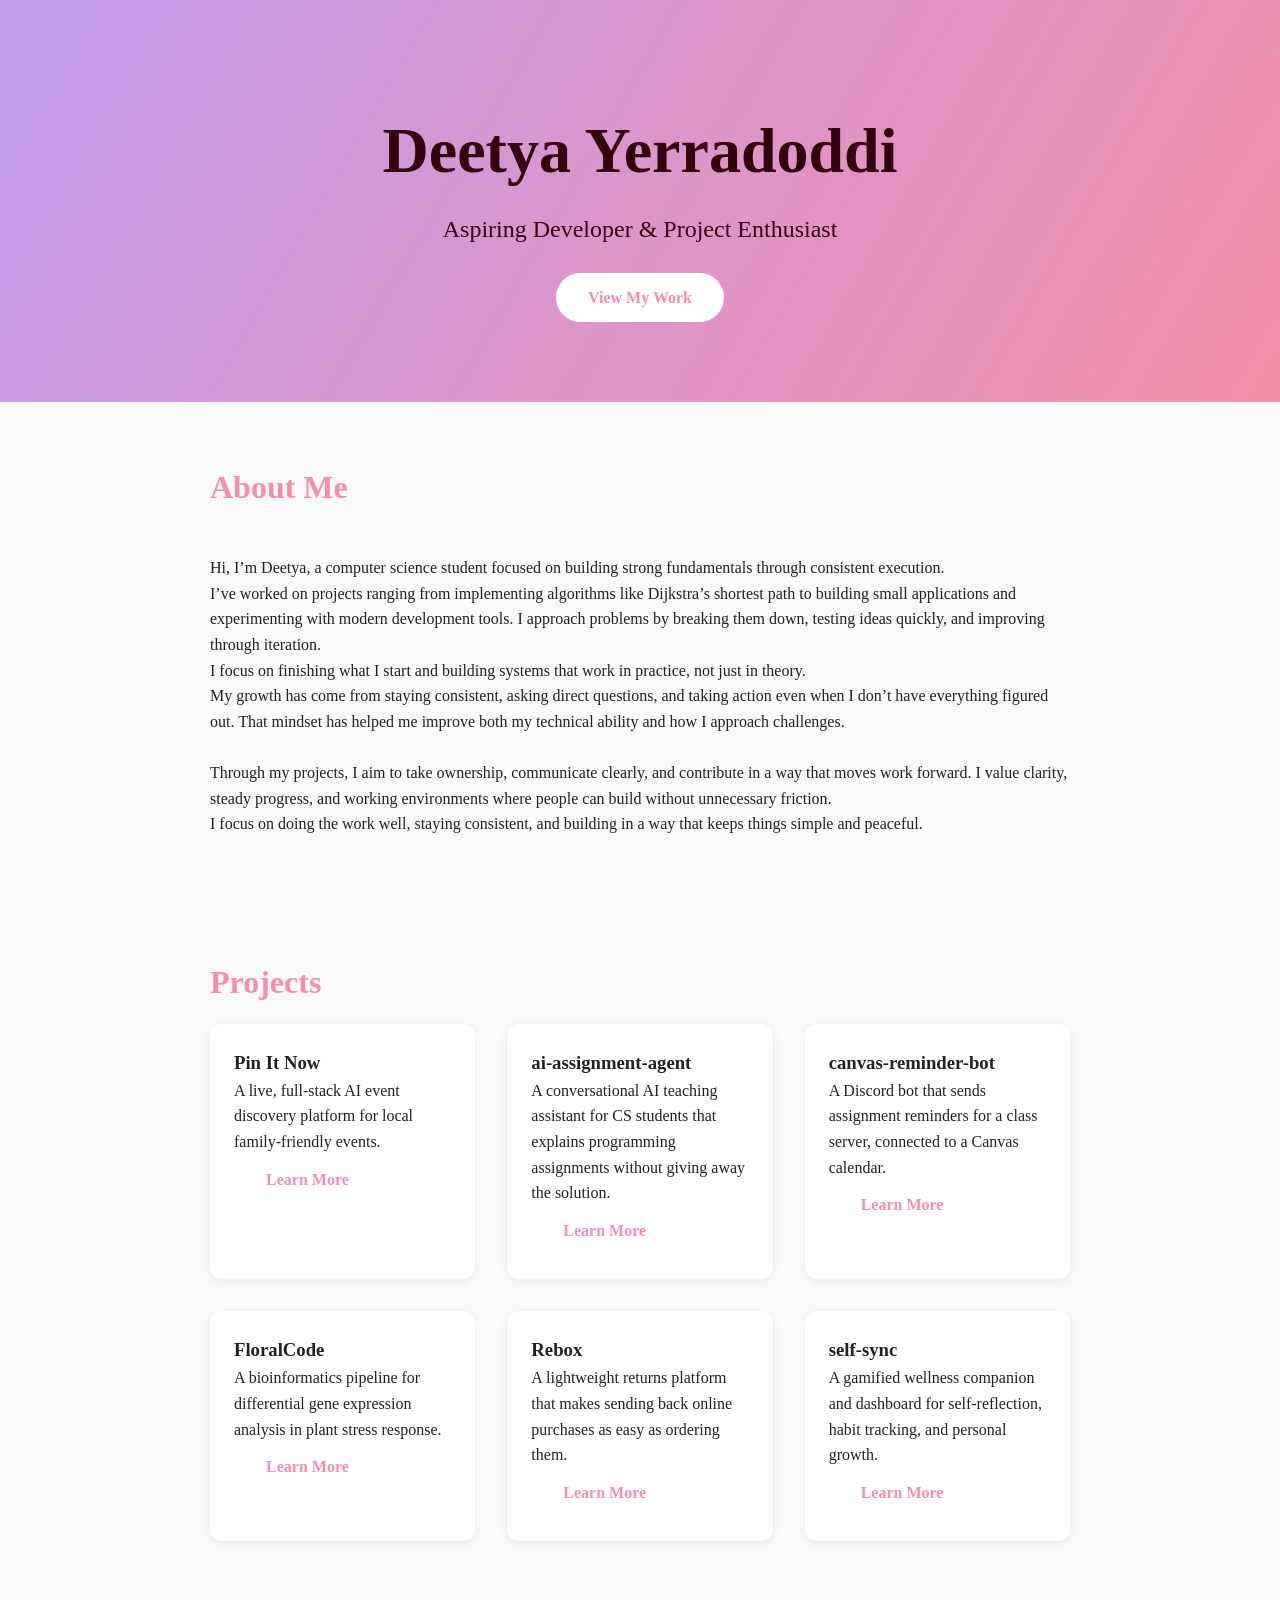
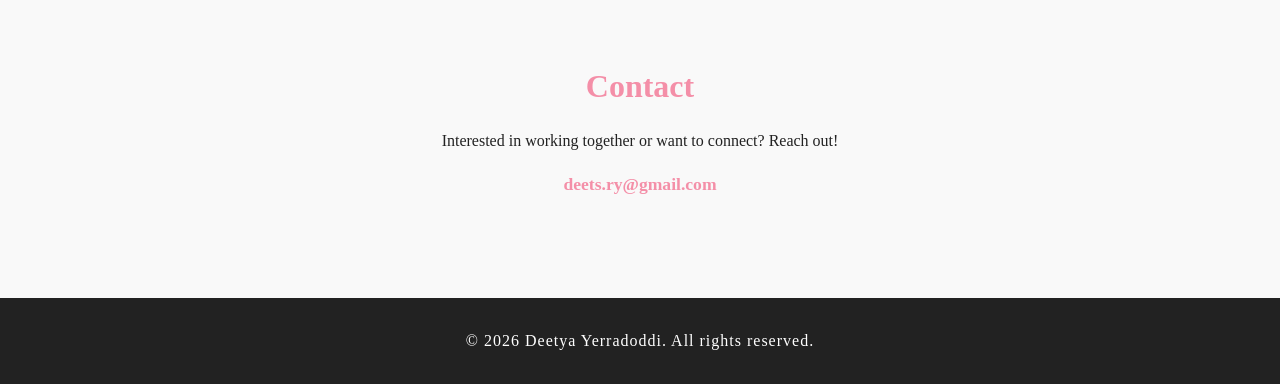
<file: index.html>
<!DOCTYPE html>
<html lang="en">
<head>
    <meta charset="UTF-8">
    <meta name="viewport" content="width=device-width, initial-scale=1.0">
    <title>Deetya Yerradoddi | Portfolio</title>
    <link rel="stylesheet" href="style.css">
</head>
<body>
    <header class="hero">
        <h1>Deetya Yerradoddi</h1>
        <p class="tagline">Aspiring Developer & Project Enthusiast</p>
        <a href="#projects" class="cta">View My Work</a>
    </header>
    <section class="about" id="about">
        <h2>About Me</h2>
        <p style="white-space: pre-line;">
            Hi, I’m Deetya, a computer science student focused on building strong fundamentals through consistent execution. 
            I’ve worked on projects ranging from implementing algorithms like Dijkstra’s shortest path to building small applications and experimenting with modern development tools. I approach problems by breaking them down, testing ideas quickly, and improving through iteration.
            I focus on finishing what I start and building systems that work in practice, not just in theory.
            My growth has come from staying consistent, asking direct questions, and taking action even when I don’t have everything figured out. That mindset has helped me improve both my technical ability and how I approach challenges.
        </p>

        <p style="white-space: pre-line;">
            Through my projects, I aim to take ownership, communicate clearly, and contribute in a way that moves work forward. I value clarity, steady progress, and working environments where people can build without unnecessary friction.
            I focus on doing the work well, staying consistent, and building in a way that keeps things simple and peaceful.
        </p>
    </section>
    <section class="projects" id="projects">
        <h2>Projects</h2>
        <div class="project-list">
            <div class="project">
                <h3>Pin It Now</h3>
                <p>A live, full-stack AI event discovery platform for local family-friendly events.</p>
                <a href="pin-it-now.html" class="cta">Learn More</a>
            </div>
            <div class="project">
                <h3>ai-assignment-agent</h3>
                <p>A conversational AI teaching assistant for CS students that explains programming assignments without giving away the solution.</p>
                <a href="ai-assignment-agent.html" class="cta">Learn More</a>
            </div>
            <div class="project">
                <h3>canvas-reminder-bot</h3>
                <p>A Discord bot that sends assignment reminders for a class server, connected to a Canvas calendar.</p>
                <a href="canvas-reminder-bot.html" class="cta">Learn More</a>
            </div>
            <div class="project">
                <h3>FloralCode</h3>
                <p>A bioinformatics pipeline for differential gene expression analysis in plant stress response.</p>
                <a href="FloralCode.html" class="cta">Learn More</a>
            </div>
            <div class="project">
                <h3>Rebox</h3>
                <p>A lightweight returns platform that makes sending back online purchases as easy as ordering them.</p>
                <a href="rebox.html" class="cta">Learn More</a>
            </div>
            <div class="project">
                <h3>self-sync</h3>
                <p>A gamified wellness companion and dashboard for self-reflection, habit tracking, and personal growth.</p>
                <a href="self-sync.html" class="cta">Learn More</a>
            </div>
        </div>
    </section>
    <section class="contact" id="contact">
        <h2>Contact</h2>
        <p>Interested in working together or want to connect? Reach out!</p>
        <a href="mailto:deets.ry@gmail.com" class="email-link">deets.ry@gmail.com</a>
    </section>
    <footer>
        <p>&copy; 2026 Deetya Yerradoddi. All rights reserved.</p>
    </footer>
</body>
</html>
</file>
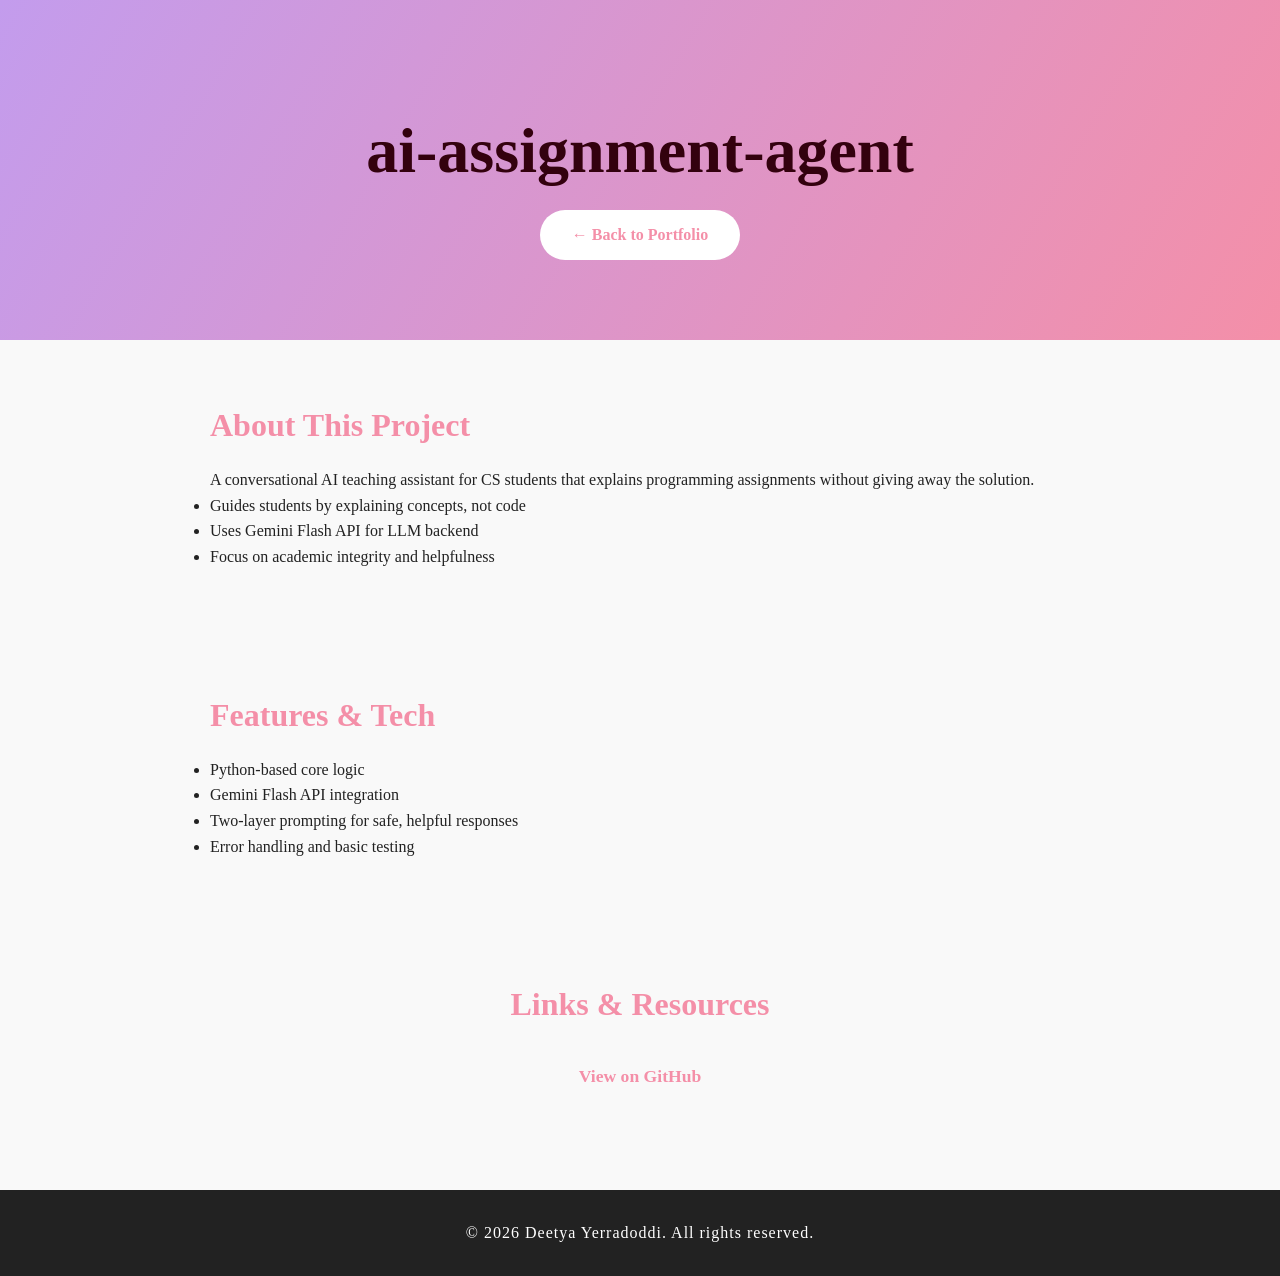
<file: ai-assignment-agent.html>
<!DOCTYPE html>
<html lang="en">
<head>
  <meta charset="UTF-8">
  <meta name="viewport" content="width=device-width, initial-scale=1.0">
  <title>ai-assignment-agent | Portfolio</title>
  <link rel="stylesheet" href="style.css">
</head>
<body>
  <header class="hero">
    <h1>ai-assignment-agent</h1>
    <a href="index.html" class="cta">&#8592; Back to Portfolio</a>
  </header>
  <section class="about" id="about">
    <h2>About This Project</h2>
    <p>A conversational AI teaching assistant for CS students that explains programming assignments without giving away the solution.</p>
    <ul>
      <li>Guides students by explaining concepts, not code</li>
      <li>Uses Gemini Flash API for LLM backend</li>
      <li>Focus on academic integrity and helpfulness</li>
    </ul>
  </section>
  <section class="projects" id="details">
    <h2>Features & Tech</h2>
    <ul>
      <li>Python-based core logic</li>
      <li>Gemini Flash API integration</li>
      <li>Two-layer prompting for safe, helpful responses</li>
      <li>Error handling and basic testing</li>
    </ul>
  </section>
  <section class="contact" id="contact">
    <h2>Links & Resources</h2>
    <a href="https://github.com/d33t-ya/ai-assignment-agent" class="email-link">View on GitHub</a>
  </section>
  <footer>
    <p>&copy; 2026 Deetya Yerradoddi. All rights reserved.</p>
  </footer>
</body>
</html>
</file>
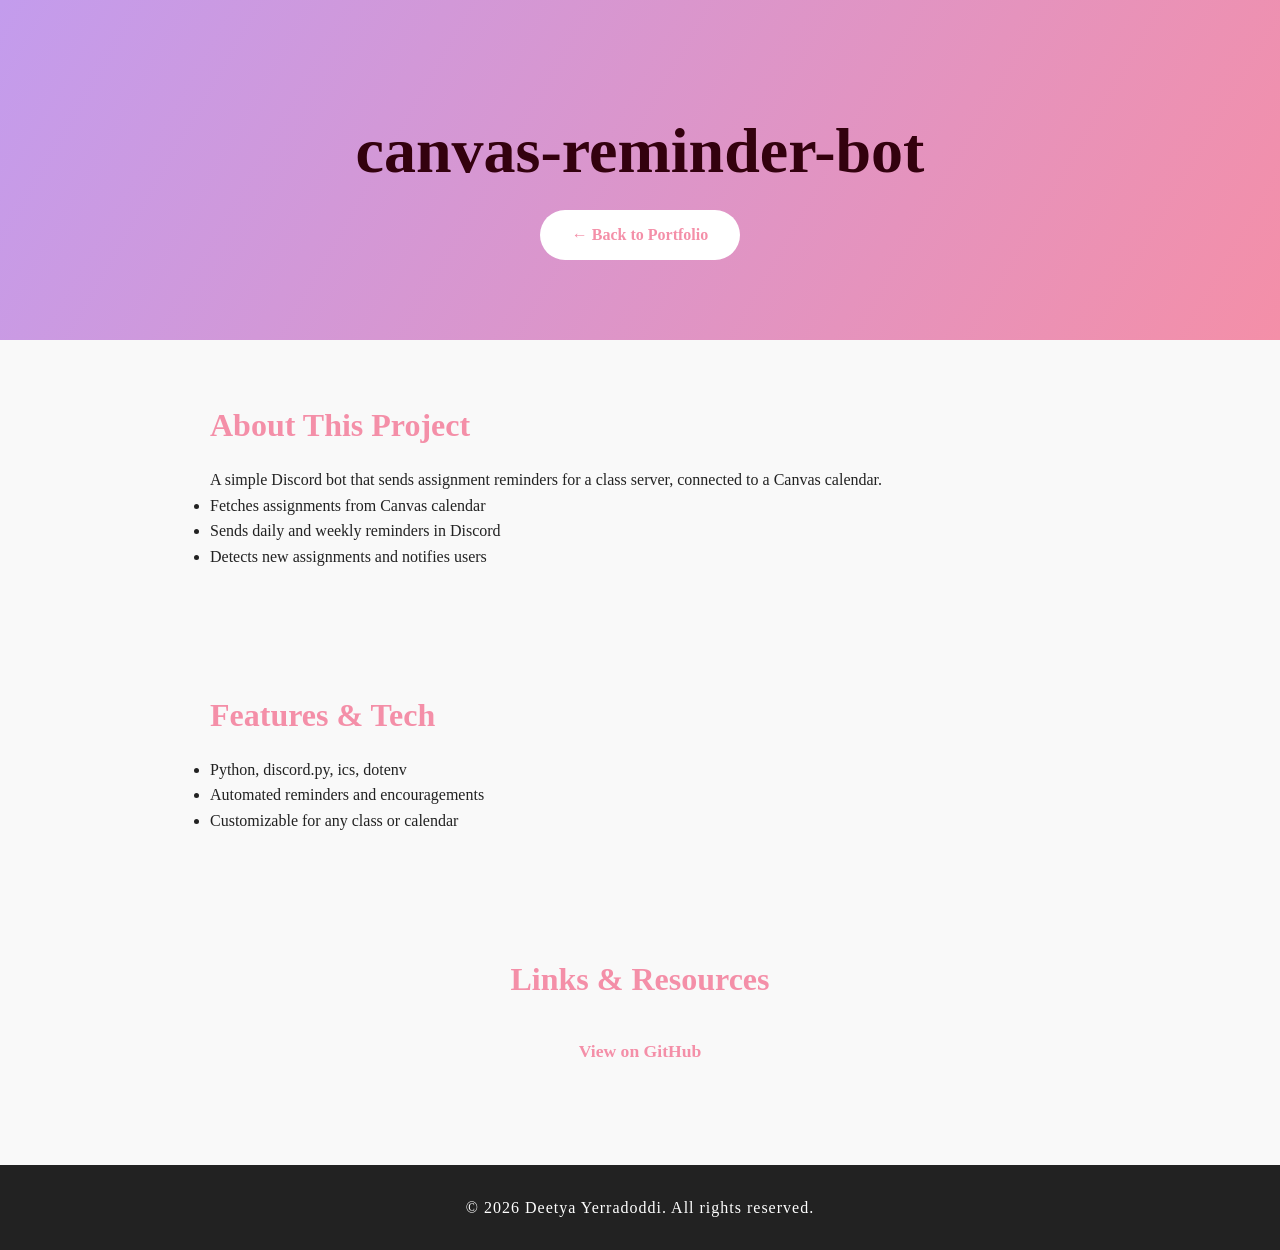
<file: canvas-reminder-bot.html>
<!DOCTYPE html>
<html lang="en">
<head>
  <meta charset="UTF-8">
  <meta name="viewport" content="width=device-width, initial-scale=1.0">
  <title>canvas-reminder-bot | Portfolio</title>
  <link rel="stylesheet" href="style.css">
</head>
<body>
  <header class="hero">
    <h1>canvas-reminder-bot</h1>
    <a href="index.html" class="cta">&#8592; Back to Portfolio</a>
  </header>
  <section class="about" id="about">
    <h2>About This Project</h2>
    <p>A simple Discord bot that sends assignment reminders for a class server, connected to a Canvas calendar.</p>
    <ul>
      <li>Fetches assignments from Canvas calendar</li>
      <li>Sends daily and weekly reminders in Discord</li>
      <li>Detects new assignments and notifies users</li>
    </ul>
  </section>
  <section class="projects" id="details">
    <h2>Features & Tech</h2>
    <ul>
      <li>Python, discord.py, ics, dotenv</li>
      <li>Automated reminders and encouragements</li>
      <li>Customizable for any class or calendar</li>
    </ul>
  </section>
  <section class="contact" id="contact">
    <h2>Links & Resources</h2>
    <a href="https://github.com/d33t-ya/canvas-reminder-bot" class="email-link">View on GitHub</a>
  </section>
  <footer>
    <p>&copy; 2026 Deetya Yerradoddi. All rights reserved.</p>
  </footer>
</body>
</html>
</file>
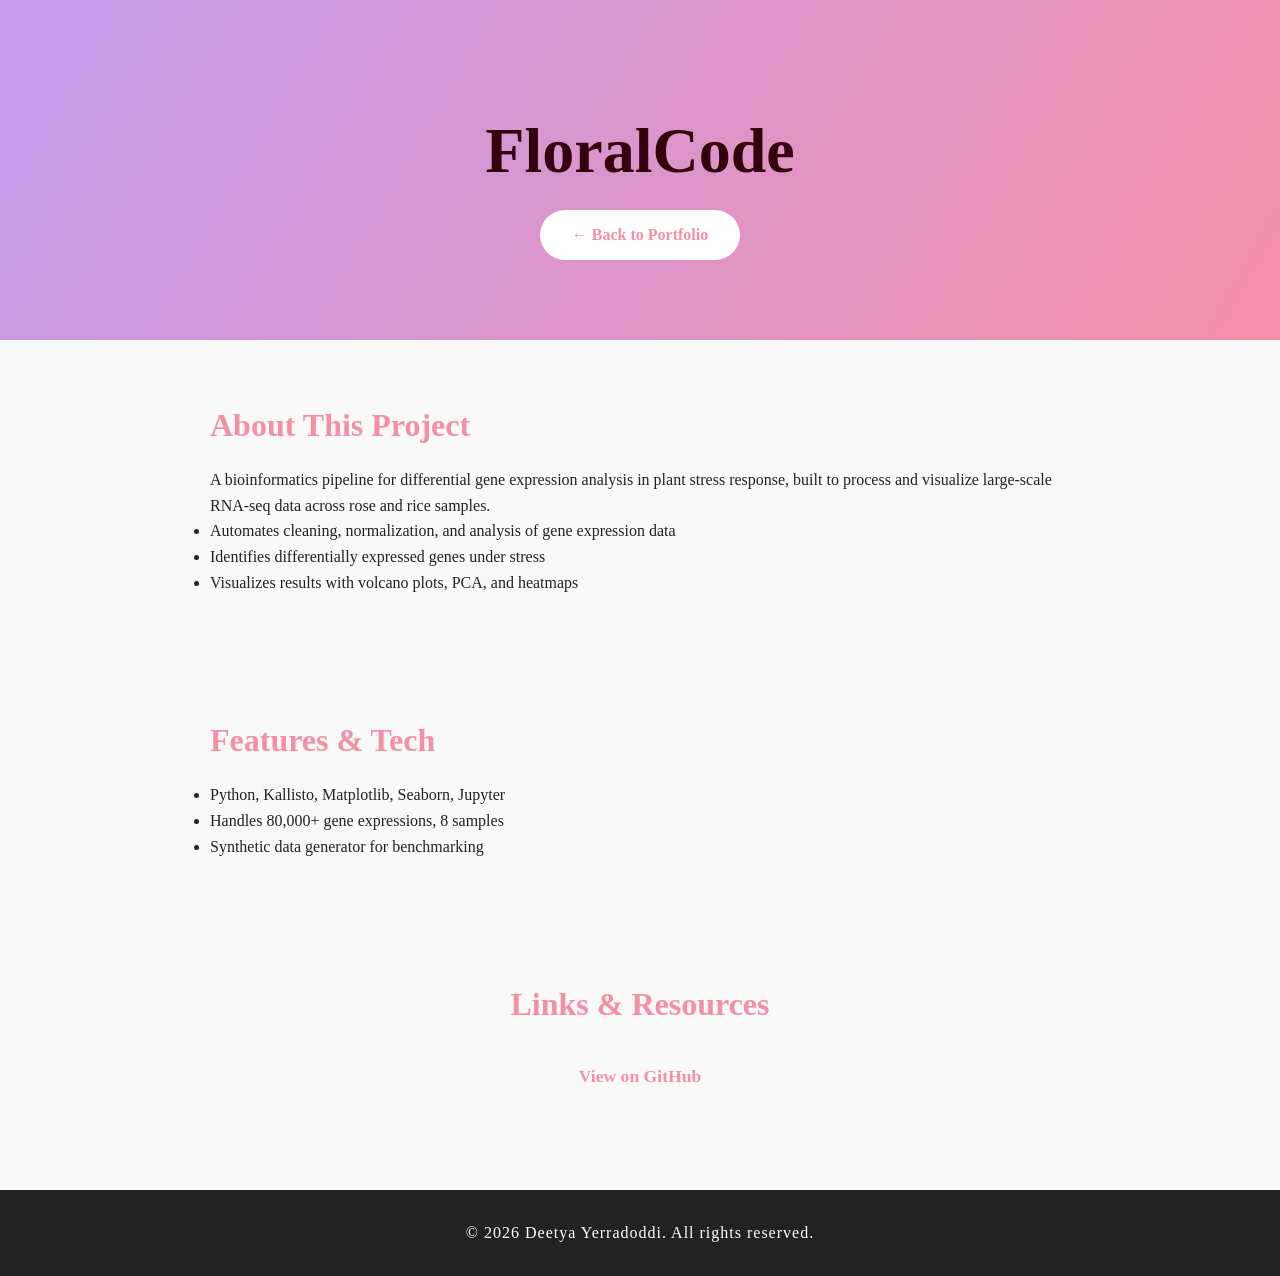
<file: FloralCode.html>
<!DOCTYPE html>
<html lang="en">
<head>
  <meta charset="UTF-8">
  <meta name="viewport" content="width=device-width, initial-scale=1.0">
  <title>FloralCode | Portfolio</title>
  <link rel="stylesheet" href="style.css">
</head>
<body>
  <header class="hero">
    <h1>FloralCode</h1>
    <a href="index.html" class="cta">&#8592; Back to Portfolio</a>
  </header>
  <section class="about" id="about">
    <h2>About This Project</h2>
    <p>A bioinformatics pipeline for differential gene expression analysis in plant stress response, built to process and visualize large-scale RNA-seq data across rose and rice samples.</p>
    <ul>
      <li>Automates cleaning, normalization, and analysis of gene expression data</li>
      <li>Identifies differentially expressed genes under stress</li>
      <li>Visualizes results with volcano plots, PCA, and heatmaps</li>
    </ul>
  </section>
  <section class="projects" id="details">
    <h2>Features & Tech</h2>
    <ul>
      <li>Python, Kallisto, Matplotlib, Seaborn, Jupyter</li>
      <li>Handles 80,000+ gene expressions, 8 samples</li>
      <li>Synthetic data generator for benchmarking</li>
    </ul>
  </section>
  <section class="contact" id="contact">
    <h2>Links & Resources</h2>
    <a href="https://github.com/d33t-ya/FloralCode" class="email-link">View on GitHub</a>
  </section>
  <footer>
    <p>&copy; 2026 Deetya Yerradoddi. All rights reserved.</p>
  </footer>
</body>
</html>
</file>
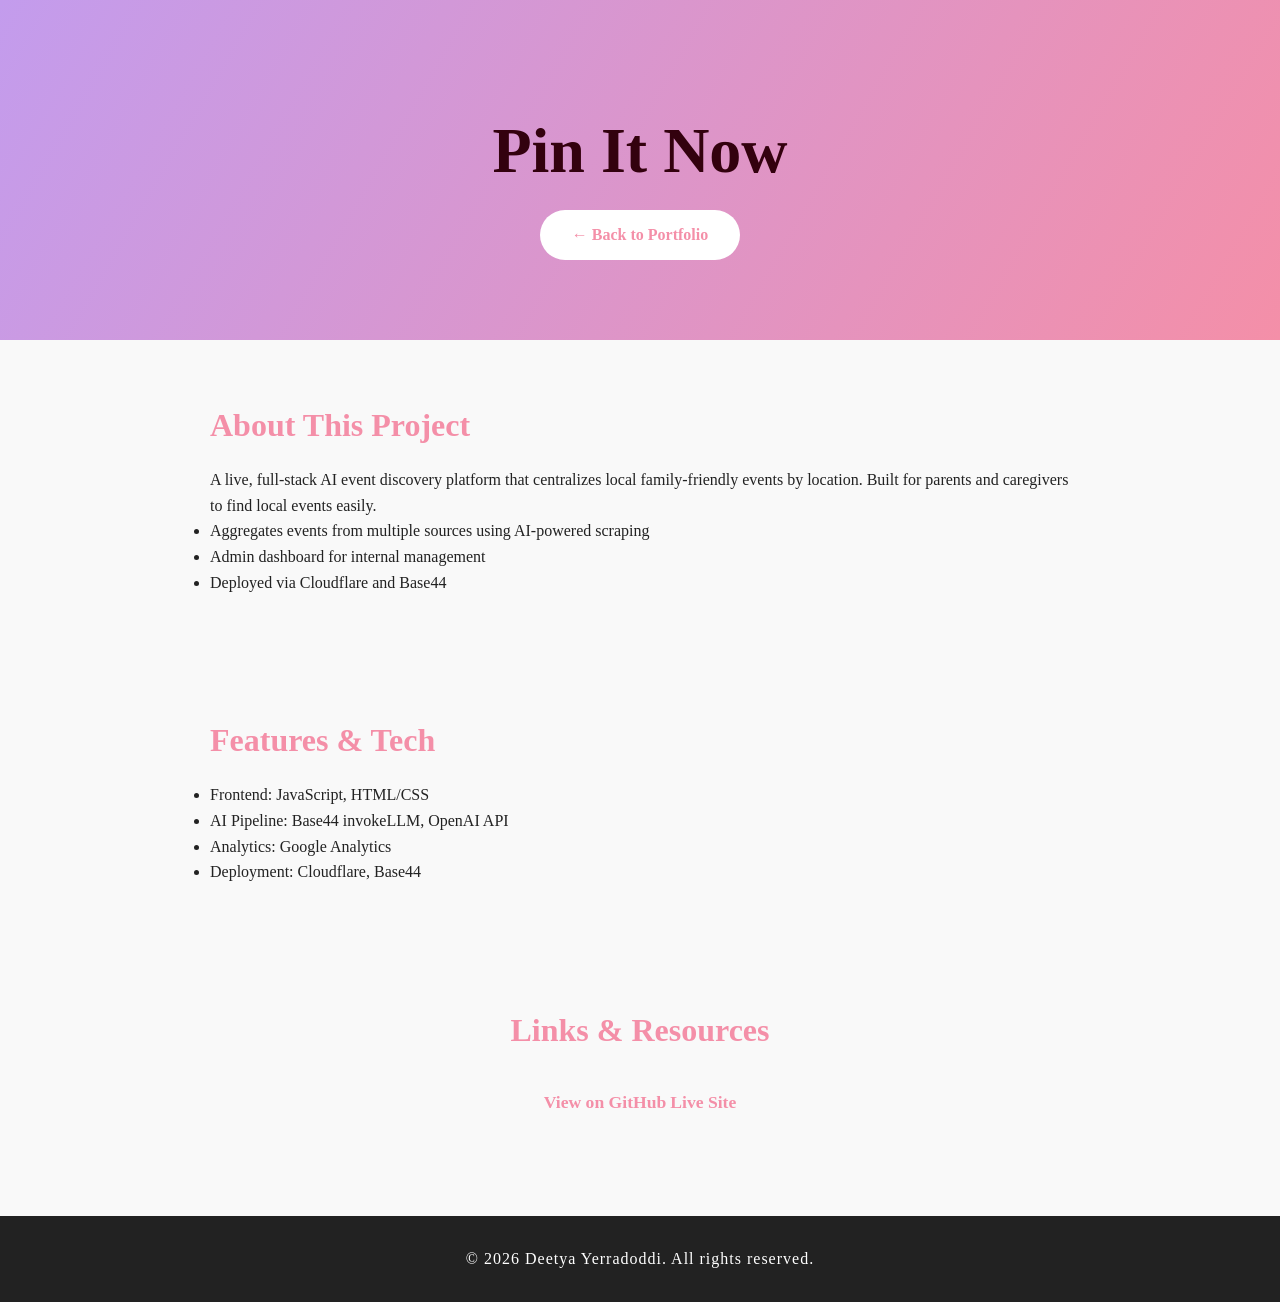
<file: pin-it-now.html>
<!DOCTYPE html>
<html lang="en">
<head>
  <meta charset="UTF-8">
  <meta name="viewport" content="width=device-width, initial-scale=1.0">
  <title>pin-it-now | Portfolio</title>
  <link rel="stylesheet" href="style.css">
</head>
<body>
  <header class="hero">
    <h1>Pin It Now</h1>
    <a href="index.html" class="cta">&#8592; Back to Portfolio</a>
  </header>
  <section class="about" id="about">
    <h2>About This Project</h2>
    <p>A live, full-stack AI event discovery platform that centralizes local family-friendly events by location. Built for parents and caregivers to find local events easily.</p>
    <ul>
      <li>Aggregates events from multiple sources using AI-powered scraping</li>
      <li>Admin dashboard for internal management</li>
      <li>Deployed via Cloudflare and Base44</li>
    </ul>
  </section>
  <section class="projects" id="details">
    <h2>Features & Tech</h2>
    <ul>
      <li>Frontend: JavaScript, HTML/CSS</li>
      <li>AI Pipeline: Base44 invokeLLM, OpenAI API</li>
      <li>Analytics: Google Analytics</li>
      <li>Deployment: Cloudflare, Base44</li>
    </ul>
  </section>
  <section class="contact" id="contact">
    <h2>Links & Resources</h2>
    <a href="https://github.com/d33t-ya/pin-it-now" class="email-link">View on GitHub</a>
    <a href="http://gopinitnow.com" class="email-link">Live Site</a>
  </section>
  <footer>
    <p>&copy; 2026 Deetya Yerradoddi. All rights reserved.</p>
  </footer>
</body>
</html>
</file>
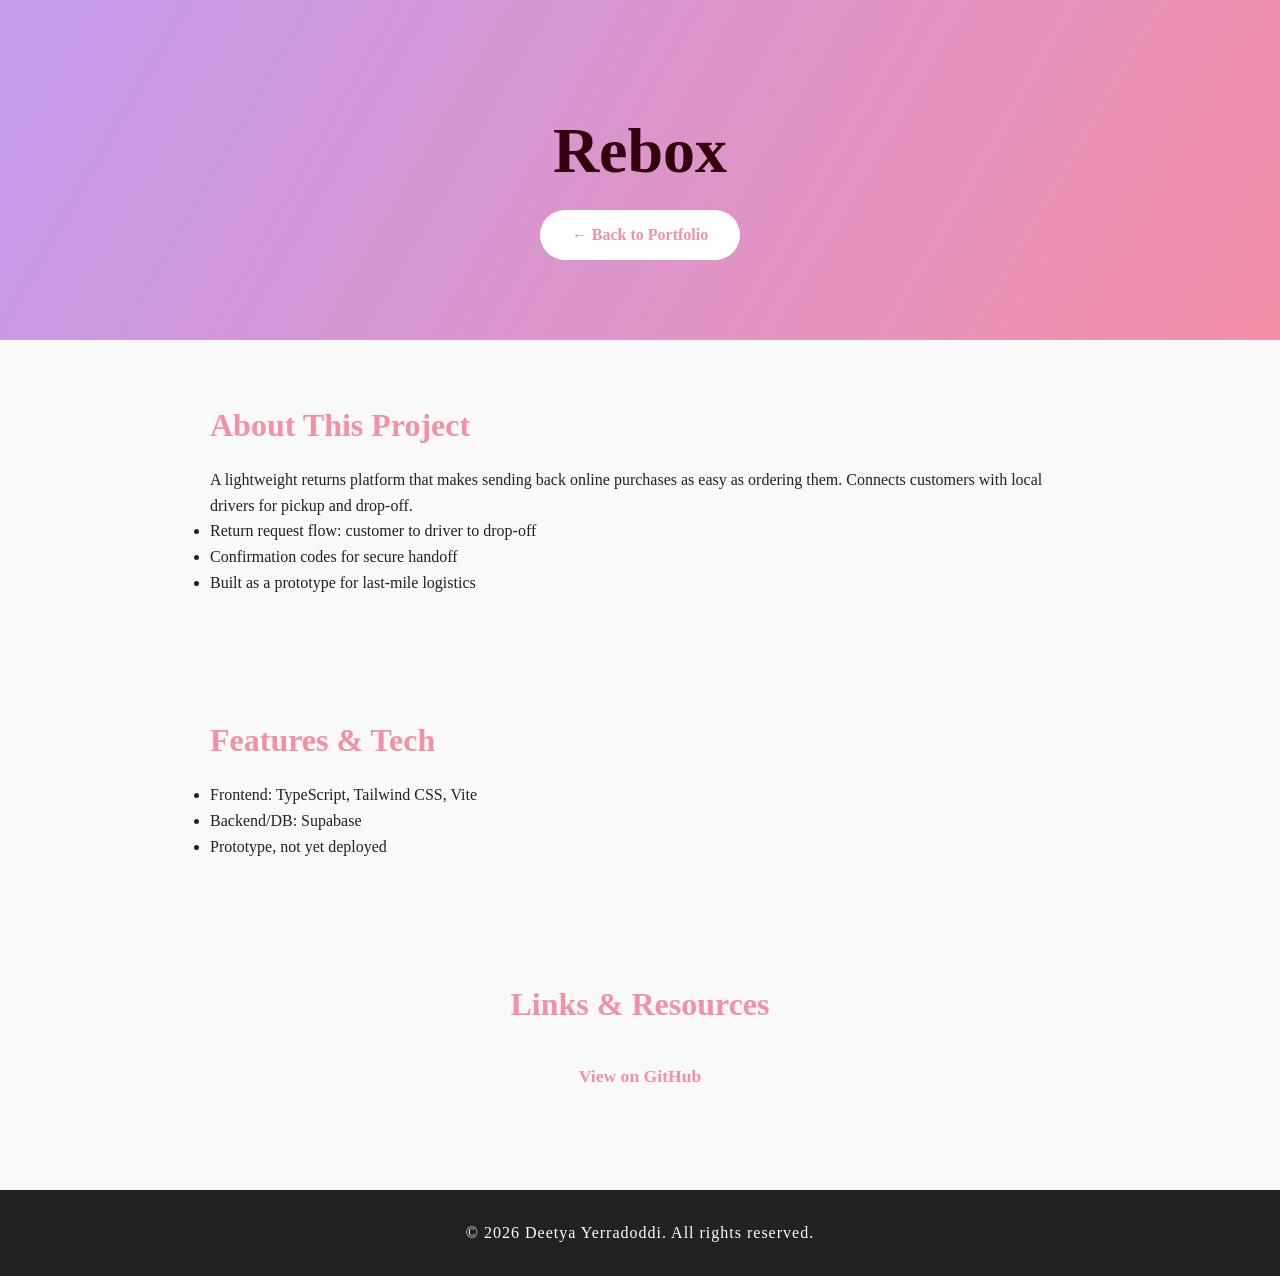
<file: rebox.html>
<!DOCTYPE html>
<html lang="en">
<head>
  <meta charset="UTF-8">
  <meta name="viewport" content="width=device-width, initial-scale=1.0">
  <title>rebox | Portfolio</title>
  <link rel="stylesheet" href="style.css">
</head>
<body>
  <header class="hero">
    <h1>Rebox</h1>
    <a href="index.html" class="cta">&#8592; Back to Portfolio</a>
  </header>
  <section class="about" id="about">
    <h2>About This Project</h2>
    <p>A lightweight returns platform that makes sending back online purchases as easy as ordering them. Connects customers with local drivers for pickup and drop-off.</p>
    <ul>
      <li>Return request flow: customer to driver to drop-off</li>
      <li>Confirmation codes for secure handoff</li>
      <li>Built as a prototype for last-mile logistics</li>
    </ul>
  </section>
  <section class="projects" id="details">
    <h2>Features & Tech</h2>
    <ul>
      <li>Frontend: TypeScript, Tailwind CSS, Vite</li>
      <li>Backend/DB: Supabase</li>
      <li>Prototype, not yet deployed</li>
    </ul>
  </section>
  <section class="contact" id="contact">
    <h2>Links & Resources</h2>
    <a href="https://github.com/d33t-ya/rebox" class="email-link">View on GitHub</a>
  </section>
  <footer>
    <p>&copy; 2026 Deetya Yerradoddi. All rights reserved.</p>
  </footer>
</body>
</html>
</file>
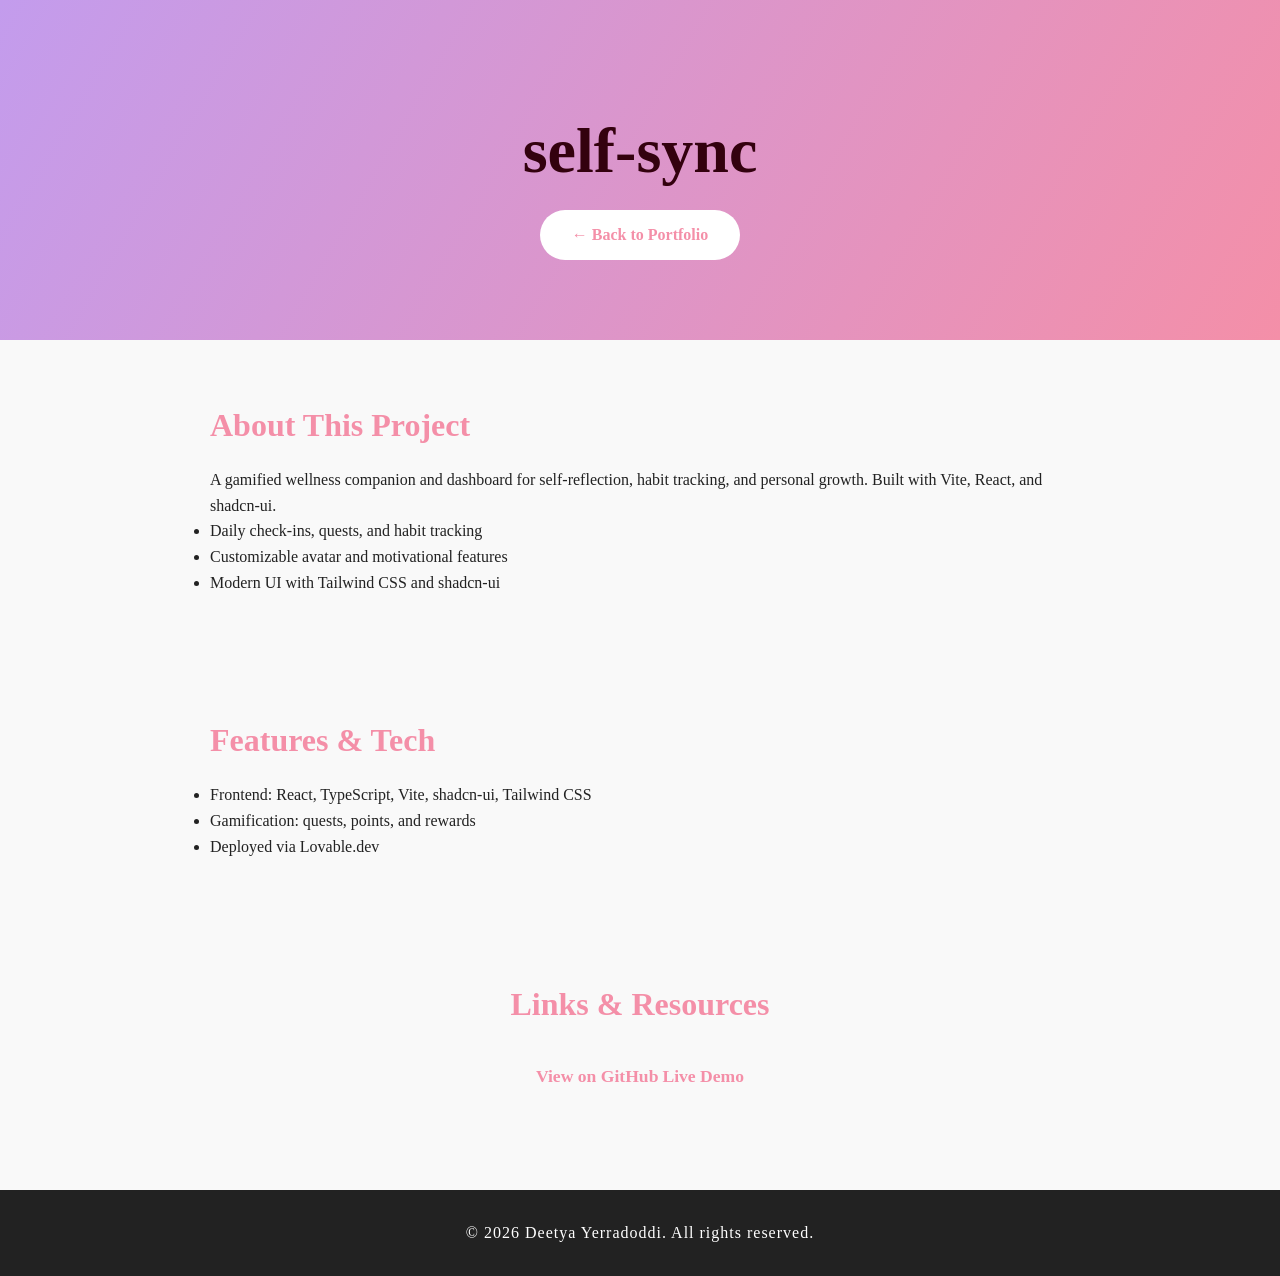
<file: self-sync.html>
<!DOCTYPE html>
<html lang="en">
<head>
  <meta charset="UTF-8">
  <meta name="viewport" content="width=device-width, initial-scale=1.0">
  <title>self-sync | Portfolio</title>
  <link rel="stylesheet" href="style.css">
</head>
<body>
  <header class="hero">
    <h1>self-sync</h1>
    <a href="index.html" class="cta">&#8592; Back to Portfolio</a>
  </header>
  <section class="about" id="about">
    <h2>About This Project</h2>
    <p>A gamified wellness companion and dashboard for self-reflection, habit tracking, and personal growth. Built with Vite, React, and shadcn-ui.</p>
    <ul>
      <li>Daily check-ins, quests, and habit tracking</li>
      <li>Customizable avatar and motivational features</li>
      <li>Modern UI with Tailwind CSS and shadcn-ui</li>
    </ul>
  </section>
  <section class="projects" id="details">
    <h2>Features & Tech</h2>
    <ul>
      <li>Frontend: React, TypeScript, Vite, shadcn-ui, Tailwind CSS</li>
      <li>Gamification: quests, points, and rewards</li>
      <li>Deployed via Lovable.dev</li>
    </ul>
  </section>
  <section class="contact" id="contact">
    <h2>Links & Resources</h2>
    <a href="https://github.com/d33t-ya/self-sync" class="email-link">View on GitHub</a>
    <a href="https://lovable.dev/projects/7f56701b-7bfc-4bde-91b8-52b4005e55d8" class="email-link">Live Demo</a>
  </section>
  <footer>
    <p>&copy; 2026 Deetya Yerradoddi. All rights reserved.</p>
  </footer>
</body>
</html>
</file>
<file: style.css>
/* Reset some default styles */
* {
    margin: 0;
    padding: 0;
    box-sizing: border-box;
}

body {
    font-family: 'Segoe UI', 'times new roman', sans-serif;
    color: #222;
    background: #f9f9f9;
    line-height: 1.6;
    scroll-behavior: smooth;
}

header.hero {
    background: linear-gradient(120deg, #c39ced 0%, #f48fa8 100%);
    color: #33010e;
    padding: 100px 20px 80px 20px;
    text-align: center;
}

.hero h1 {
    font-size: 4rem;
    margin-bottom: 0.5rem;
}

.tagline {
    font-size: 1.5rem;
    margin-bottom: 1.5rem;
}

.cta {
    display: inline-block;
    padding: 0.75rem 2rem;
    background: #fff;
    color: #f48fa8;
    border-radius: 30px;
    text-decoration: none;
    font-weight: bold;
    transition: background 0.2s, color 0.2s;
}
.ctaLinks {
    display: inline-block;
    padding: 0.75rem 2rem;
    background: #f48fa8;
    color: #fff;
    border-radius: 30px;
    text-decoration: none;
    font-weight: bold;
    transition: background 0.2s, color 0.2s;
}

.cta:hover {
    background: #f48fa8;
    color: #fff;
}
.ctaLinks:hover {
    background: #fff;
    color: #f48fa8;
}
section {
    padding: 60px 20px;
    max-width: 900px;
    margin: 0 auto;
}

section h2 {
    font-size: 2rem;
    margin-bottom: 1rem;
    color: #f48fa8;
}

.project-list {
    display: grid;
    grid-template-columns: repeat(auto-fit, minmax(250px, 1fr));
    gap: 2rem;
}

.project {
    background: #fff;
    border-radius: 12px;
    box-shadow: 0 2px 8px rgba(0,0,0,0.07);
    padding: 1.5rem;
    transition: transform 0.2s, box-shadow 0.2s;
}

.project:hover {
    transform: translateY(-5px) scale(1.02);
    box-shadow: 0 6px 24px rgba(243, 169, 204, 0.12);
}

.contact {
    text-align: center;
}

.email-link {
    display: inline-block;
    margin-top: 1rem;
    color: #f48fa8;
    text-decoration: none;
    font-weight: bold;
    font-size: 1.1rem;
}

.email-link:hover {
    text-decoration: underline;
}

footer {
    text-align: center;
    padding: 30px 10px;
    background: #222;
    color: #fff;
    font-size: 1rem;
    margin-top: 40px;
    letter-spacing: 1px;
}
</file>
